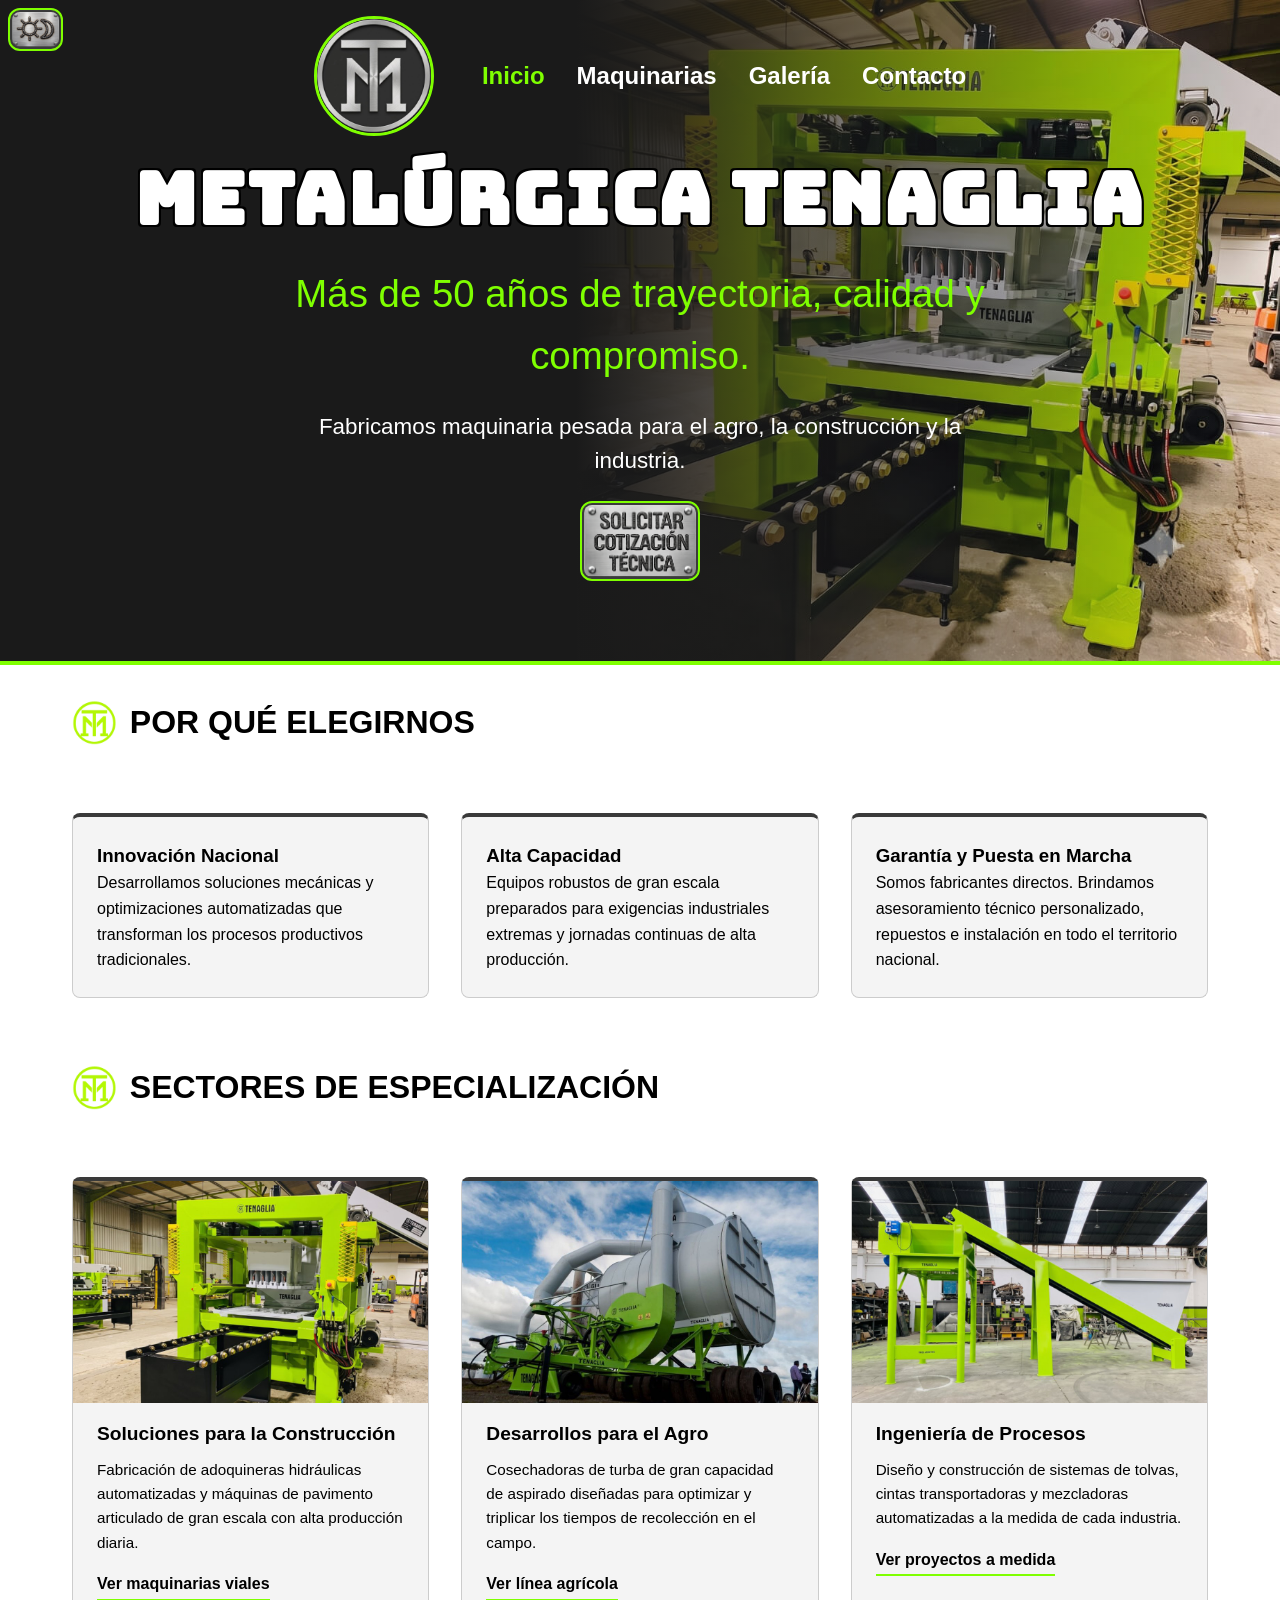
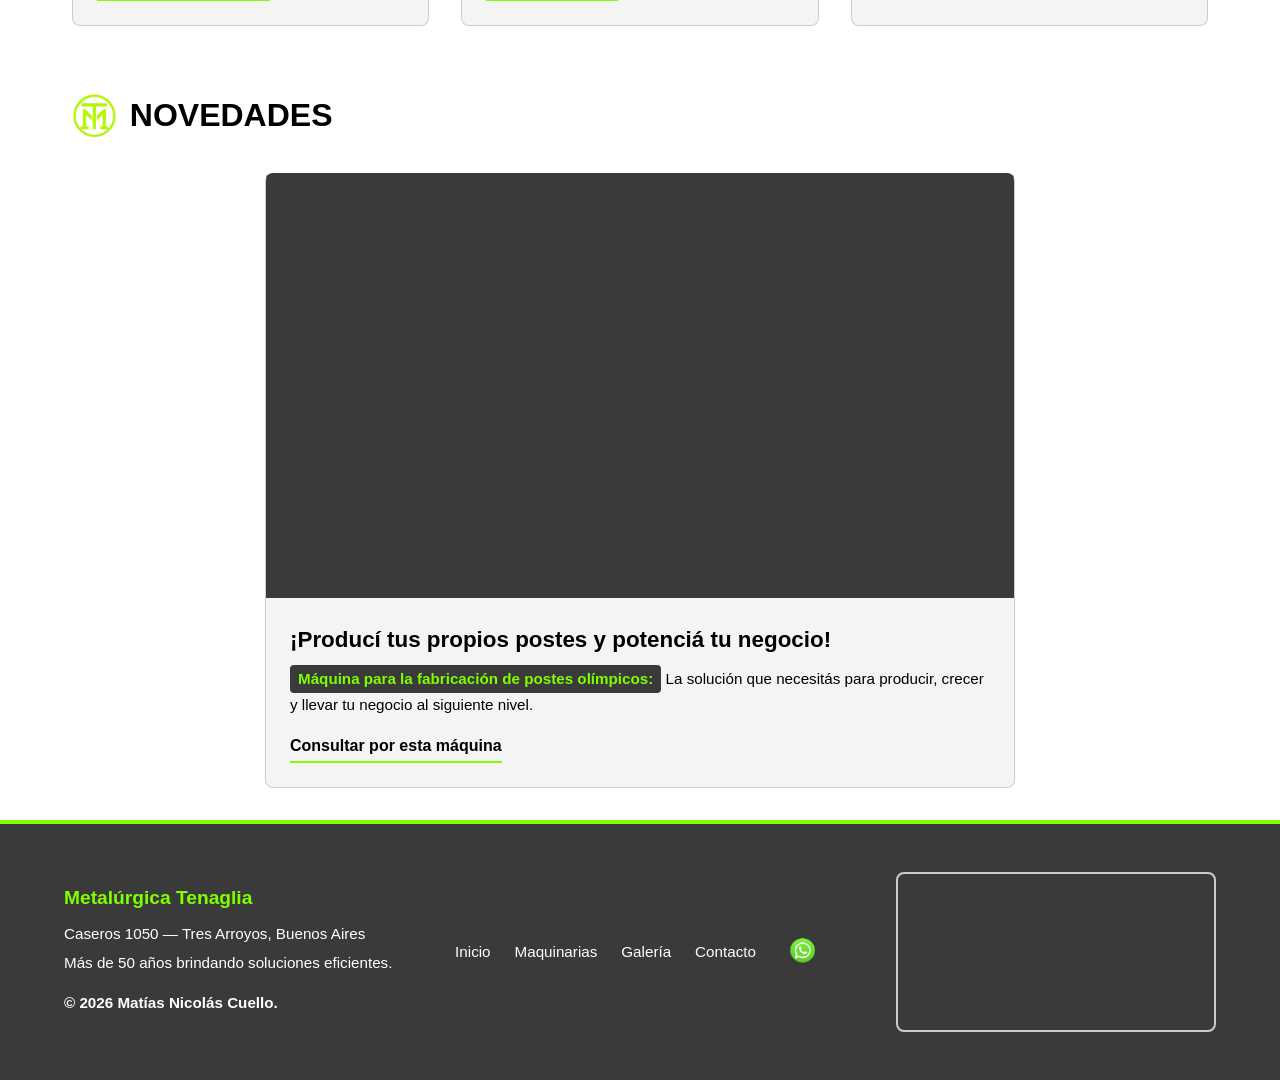
<file: index.html>
<!DOCTYPE html>
<html lang="es">
<head>

    <!-- Codificación que permite utilizar caracteres especiales -->
    <meta charset="utf-8">

    <!-- Configuración de visualización adaptable para dispositivos móviles -->
    <meta name="viewport" content="width=device-width, initial-scale=1.0">

    <!-- Título que aparece en la pestaña del navegador -->
    <title>Metalúrgica Tenaglia | Maquinaria Industrial y Pesada</title>

    <!-- Resumen del contenido que los buscadores mostrarán en sus resultados -->
    <meta name="description" content="Más de 50 años fabricando maquinarias eficientes para la construcción, el agro y la industria en Argentina. Fabricantes directos de adoquineras automáticas y cosechadoras.">

    <!-- Palabras clave relacionadas con la temática del sitio -->
    <meta name="keywords" content="Metalúrgica Tenaglia, Maquinaria Industrial, Adoquineras Hidráulicas, Bloqueras, Cosechadoras de Turba, Maquinaria Pesada, Automatización Industrial, Agro, Construcción, Tres Arroyos, Argentina">

    <!-- Autor del documento -->
    <meta name="author" content="Matías Cuello">

    <!-- Indica a los rastreadores si deben indexar la página y seguir los enlaces -->
    <meta name="robots" content="index, follow">

    <!-- Importamos estilos de letra --> 
    <link rel="preconnect" href="https://fonts.googleapis.com">
    <link rel="preconnect" href="https://fonts.gstatic.com" crossorigin>
    <link href="https://fonts.googleapis.com/css2?family=Bungee&display=swap" rel="stylesheet">

    <!-- Vinculación de la hoja de estilos externa -->
    <link rel="stylesheet" href="css/estilos5.css">

    <!-- Logo en Google -->
    <link rel="icon" type="image/png" href="img/LogoVerdeFluor.png">

    <!-- Previsualizaciones en buscadores y redes sociales (WhatsApp, Facebook, LinkedIn) -->
    <meta property="og:title" content="Metalúrgica Tenaglia | Maquinaria Industrial y Pesada">
    <meta property="og:description" content="Más de 50 años fabricando maquinarias eficientes para la construcción, el agro y la industria en Argentina.">
    <meta property="og:image" content="https://metalurgicatenaglia.ar/img/LogoGrandeMTF.jpg">
    <meta property="og:url" content="https://metalurgicatenaglia.ar/">
    <meta property="og:type" content="website">

    <!-- Vinculación del archivo JavaScript encargado de la interacción del sitio -->
    <script src="js/script.js" defer></script>

</head>

<body class="layout-macro" id="inicio">

    <!-- Cabecera principal del sitio -->
    <header class="cabecera" id="cabecera-principal">

        <!-- Logotipo que permite regresar al inicio del sitio -->
        <a href="index.html#inicio" class="marca">
            <img src="img/LogoGrandeMTF.jpg" alt="Logo Metalúrgica Tenaglia" class="logo-img">
        </a>

        <!-- Menú principal de navegación -->
        <nav class="navegacion-principal" aria-label="Navegación principal">
            <ul>
                <li><a href="index.html#inicio" class="activo">Inicio</a></li>
                <li><a href="maquinarias.html">Maquinarias</a></li>
                <li><a href="galeria.html">Galería</a></li>
                <li><a href="contacto.html">Contacto</a></li>
            </ul>
        </nav>

        <!-- Botón destinado al cambio entre modo claro y oscuro -->
        <button class="boton-tema" onclick="cambiarTema()" title="Cambiar Día/Noche">
            <img src="img/boton1Os.png" alt="Modo Día/Noche">
        </button>

    </header>

    <!-- Banner principal de presentación de la empresa -->
    <section class="banner-hero" id="banner-principal">

        <!-- Nombre comercial de la empresa -->
        <h1 class="titulo-principal">METALÚRGICA TENAGLIA</h1>

        <!-- Mensaje destacado que resume la trayectoria de la empresa -->
        <h2 class="subtitulo-hero">Más de 50 años de trayectoria, calidad y compromiso.</h2>

        <!-- Descripción principal de la actividad de la empresa -->
        <p>Fabricamos maquinaria pesada para el agro, la construcción y la industria.</p>

        <!-- Botón que dispara la ventana modal -->
        <button id="btn-abrir-presupuesto" class="boton-metalico" aria-label="Solicitar Cotización Técnica">
            <img src="img/BSolOs.png" alt="Botón Solicitar Cotización">
        </button>

    </section>

    <!-- Contenido principal de la página -->
    <main class="contenido-home">

        <!-- Sección que presenta los principales pilares de la empresa -->
        <section class="propuesta-valor" aria-labelledby="titulo-propuesta">
            <header class="encabezado-grilla">
                <figure class="viñeta-logo">
                    <img src="img/LogoVerdeFluor.png" alt="Símbolo Tenaglia">
                </figure>
                <h2 class="titulo-seccion" id="titulo-propuesta">Por qué elegirnos</h2>
            </header>

            <article class="pilar-card" id="pilar-1">
                <h3>Innovación Nacional</h3>
                <p>Desarrollamos soluciones mecánicas y optimizaciones automatizadas que transforman los procesos productivos tradicionales.</p>
            </article>

            <article class="pilar-card" id="pilar-2">
                <h3>Alta Capacidad</h3>
                <p>Equipos robustos de gran escala preparados para exigencias industriales extremas y jornadas continuas de alta producción.</p>
            </article>

            <article class="pilar-card" id="pilar-3">
                <h3>Garantía y Puesta en Marcha</h3>
                <p>Somos fabricantes directos. Brindamos asesoramiento técnico personalizado, repuestos e instalación en todo el territorio nacional.</p>
            </article>
        </section>
        
        <!-- Sección que agrupa las principales áreas de especialización de la empresa -->
        <section class="sectores-industriales" aria-labelledby="titulo-sectores">
            <header class="encabezado-grilla">
                <figure class="viñeta-logo">
                    <img src="img/LogoVerdeFluor.png" alt="Símbolo Tenaglia">
                </figure>
                <h2 class="titulo-seccion" id="titulo-sectores">Sectores de Especialización</h2>
            </header>

            <article class="tarjeta-sector" id="sector-1">
                <figure>
                    <img src="img/Bloquera.jpg" alt="Línea de producción de bloqueras hidráulicas automatizadas Tenaglia" class="imagen-adaptable">
                </figure>
                <h3>Soluciones para la Construcción</h3>
                <p>Fabricación de adoquineras hidráulicas automatizadas y máquinas de pavimento articulado de gran escala con alta producción diaria.</p>
                <a href="maquinarias.html#construccion" class="enlace-tarjeta">Ver maquinarias viales</a>
            </article>

            <article class="tarjeta-sector" id="sector-2">
                <figure>
                    <img src="img/Cosechadora.jpg" alt="Cosechadora de turba autopropulsada de gran capacidad" class="imagen-adaptable">
                </figure>
                <h3>Desarrollos para el Agro</h3>
                <p>Cosechadoras de turba de gran capacidad de aspirado diseñadas para optimizar y triplicar los tiempos de recolección en el campo.</p>
                <a href="maquinarias.html#agro" class="enlace-tarjeta">Ver línea agrícola</a>
            </article>

            <article class="tarjeta-sector" id="sector-3">
                <figure>
                    <img src="img/Automatización.jpg" alt="Desgarradora de bolsas para planta de reciclado" class="imagen-adaptable">
                </figure>
                <h3>Ingeniería de Procesos</h3>
                <p>Diseño y construcción de sistemas de tolvas, cintas transportadoras y mezcladoras automatizadas a la medida de cada industria.</p>
                <a href="maquinarias.html#procesos" class="enlace-tarjeta">Ver proyectos a medida</a>
            </article>
        </section>

        <!-- Novedades / Video -->
        <section class="seccion-novedades" aria-labelledby="titulo-novedades">
            <header class="encabezado-grilla">
                <figure class="viñeta-logo">
                    <img src="img/LogoVerdeFluor.png" alt="Símbolo Tenaglia">
                </figure>
                <h2 class="titulo-seccion" id="titulo-novedades">Novedades</h2>
            </header>

            <article class="tarjeta-sector tarjeta-novedad">
                <figure class="contenedor-video">
                    <iframe 
                        src="https://www.youtube.com/embed/gDF_fdhZkAQ" 
                        title="Máquina para la fabricación de postes olímpicos" 
                        allow="accelerometer; autoplay; clipboard-write; encrypted-media; gyroscope; picture-in-picture" 
                        allowfullscreen>
                    </iframe>
                </figure>
                <h3>¡Producí tus propios postes y potenciá tu negocio!</h3>
                <p><span class="etiqueta-maquina">Máquina para la fabricación de postes olímpicos:</span> La solución que necesitás para producir, crecer y llevar tu negocio al siguiente nivel.</p>
                <a href="https://wa.me/5492983415875?text=Hola,%20quisiera%20consultar%20por%20la%20máquina%20de%20postes%20olímpicos." target="_blank" rel="noopener noreferrer" class="enlace-tarjeta">Consultar por esta máquina</a>
            </article>
        </section>

    </main>

    <!-- Pie de página del sitio (Con mapa integrado y sin etiquetas W3C) -->
    <footer class="pie-pagina" id="pie-principal">

        <!-- Columna 1: Información institucional -->
        <section class="info-empresa">
            <h3>Metalúrgica Tenaglia</h3>
            <p>Caseros 1050 — Tres Arroyos, Buenos Aires</p>
            <p>Más de 50 años brindando soluciones eficientes.</p>
            <p class="firma-autor">&copy; 2026 Matías Nicolás Cuello.</p>
        </section>

        <!-- Columna 2: Navegación -->
        <nav class="navegacion-secundaria" aria-label="Navegación del pie de página">
            <ul>
                <li><a href="index.html#inicio">Inicio</a></li>
                <li><a href="maquinarias.html">Maquinarias</a></li>
                <li><a href="galeria.html">Galería</a></li>
                <li><a href="contacto.html">Contacto</a></li>
                <li>
                    <a href="https://wa.me/5492983415875" class="icono-wa-menu" target="_blank" rel="noopener noreferrer" title="Consultar por WhatsApp">
                        <img src="img/wsp-logo2.png" alt="WhatsApp">
                    </a>
                </li>
            </ul>
        </nav>

        <!-- Columna 3: Mapa -->
        <section class="mapa-footer" aria-label="Ubicación en el mapa">
            <iframe 
                src="https://maps.google.com/maps?q=-38.376783, -60.295919&t=&z=17&ie=UTF8&iwloc=&output=embed" 
                style="border:0;" 
                allowfullscreen="" 
                referrerpolicy="no-referrer-when-downgrade" 
                title="Ubicación de Metalúrgica Tenaglia">
            </iframe>
        </section>

    </footer>
    
    <!-- Ventana Emergente (Modal) de Opciones de Contacto -->
    <div id="modal-presupuesto" class="modal-pantalla">
        <div class="modal-tarjeta">
            <button id="btn-cerrar-presupuesto" class="modal-cerrar" aria-label="Cerrar ventana">&times;</button>
            
            <h3 class="modal-titulo">¿Cómo preferís comunicarte?</h3>
            <p class="modal-descripcion">Elegí la opción que mejor se adapte a tu necesidad:</p>
            
            <div class="modal-opciones">
                <!-- Opción 1: Contacto Rápido (Lleva al chat directo) -->
                <a href="https://wa.me/5492983415875?text=¡Hola!%20Me%20comunico%20para%20hacer%20una%20consulta." 
                   class="opcion-enlace whatsapp" 
                   target="_blank" 
                   rel="noopener noreferrer">
                    <span>Contacto Rápido (Chat Directo)</span>
                </a>
                
                <!-- Opción 2: Formulario Detallado -->
                <a href="contacto.html" class="opcion-enlace wsp">
                    <span>Cotización Detallada (Formulario)</span>
                </a>
            </div>
        </div>
    </div>

    <script src="js/modal.js"></script>

</body>
</html>
</file>
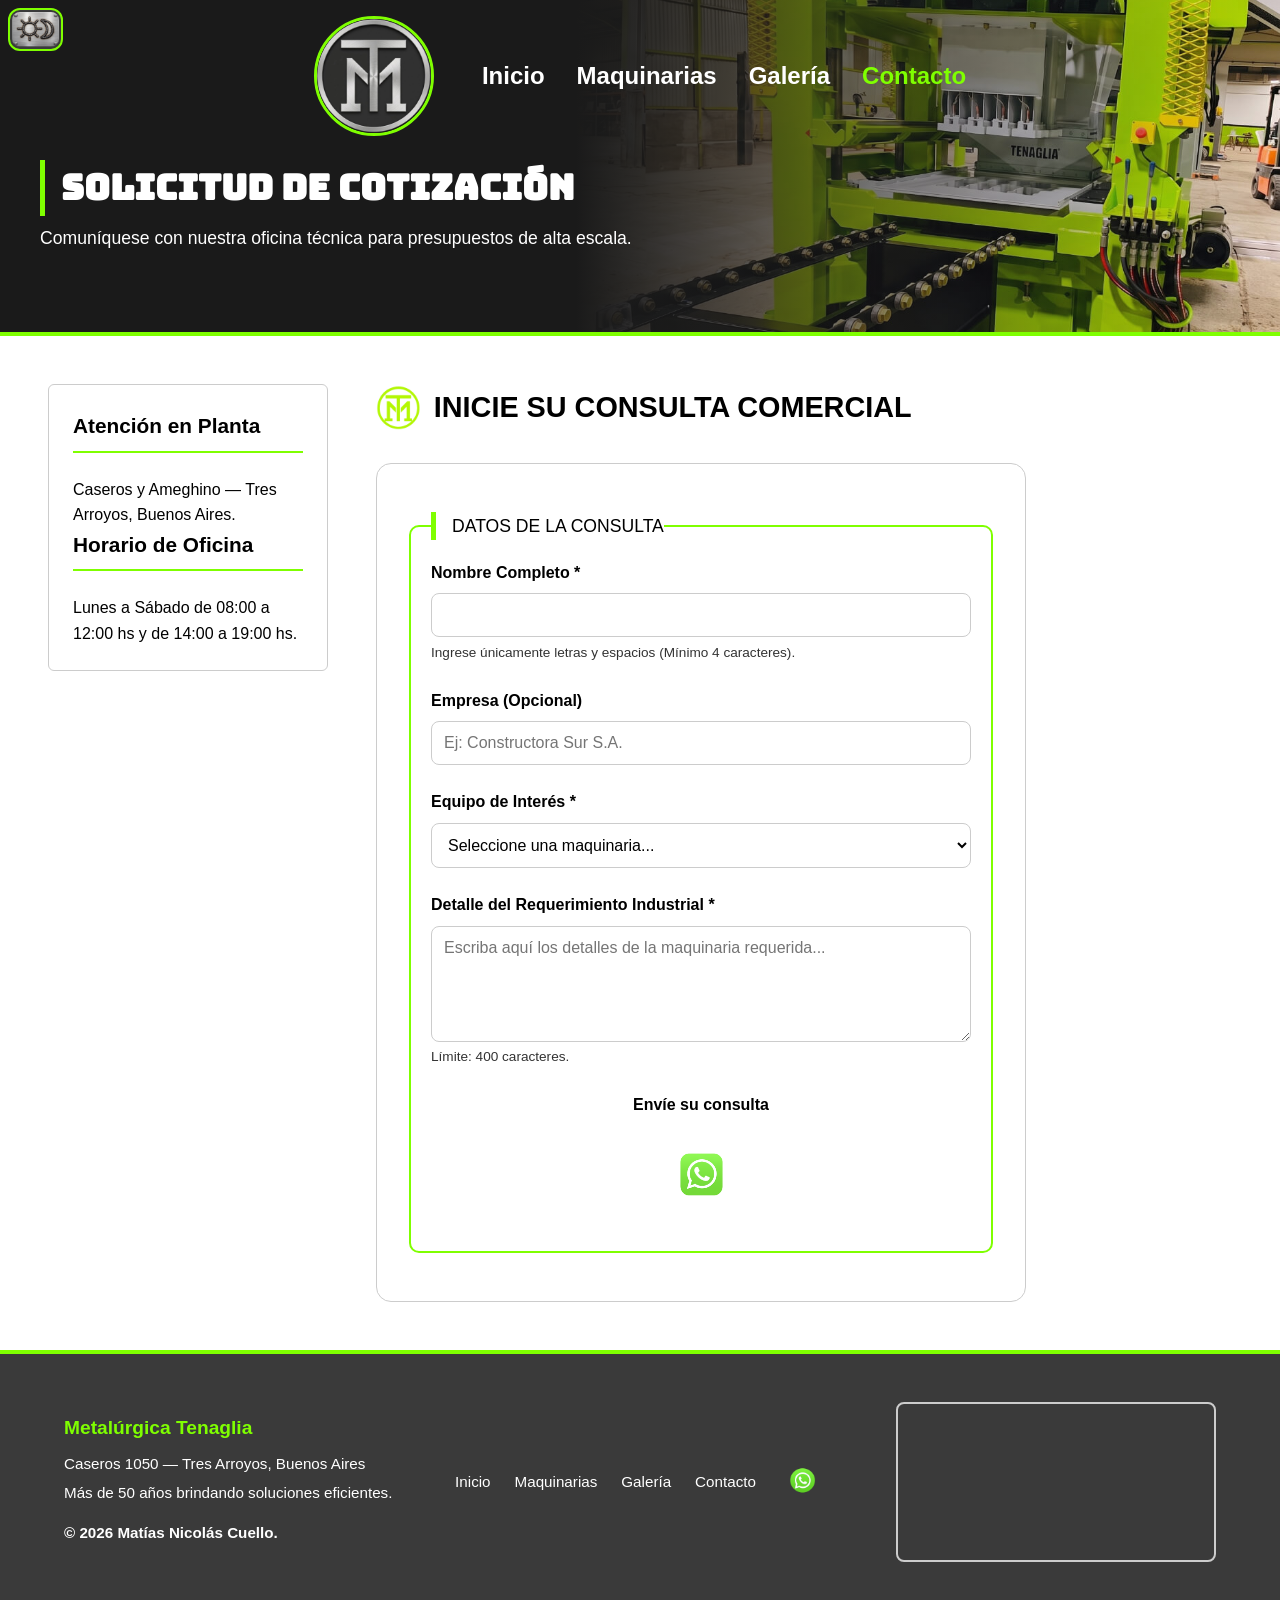
<file: contacto.html>
<!DOCTYPE html>
<html lang="es">
<head>

    <!-- Codificación de caracteres que permite utilizar caracteres especiales -->
    <meta charset="utf-8">

    <!-- Configuración de visualización adaptable para dispositivos móviles -->
    <meta name="viewport" content="width=device-width, initial-scale=1.0">

    <!-- Título que aparece en la pestaña del navegador -->
    <title>Contacto Técnico | Metalúrgica Tenaglia</title>

    <!-- Resumen del contenido que los buscadores mostrarán en sus resultados -->
    <meta name="description" content="Solicite su cotización técnica para bloqueras hidráulicas y maquinaria pesada a medida. Formulario accesible de atención directa.">

    <!-- Palabras clave relacionadas con la temática del sitio -->
    <meta name="keywords" content="Metalúrgica Tenaglia, Maquinaria Industrial, Adoquineras Hidráulicas, Bloqueras, Cosechadoras de Turba, Maquinaria Pesada, Automatización Industrial, Agro, Construcción, Tres Arroyos, Argentina">

    <!-- Autor del documento -->
    <meta name="author" content="Matías Cuello">

    <!-- Indica a los rastreadores si deben indexar la página y seguir los enlaces -->
    <meta name="robots" content="index, follow">

    <!-- Importamos estilos de letra --> 
    <link rel="preconnect" href="https://fonts.googleapis.com">
    <link rel="preconnect" href="https://fonts.gstatic.com" crossorigin>
    <link href="https://fonts.googleapis.com/css2?family=Bungee&display=swap" rel="stylesheet">

    <!-- Vinculación de la hoja de estilos externa -->
    <link rel="stylesheet" href="css/estilos5.css">
    
    <!-- Logo en Google -->
    <link rel="icon" type="image/png" href="img/LogoVerdeFluor.png">

    <!-- Previsualizaciones en buscadores y redes sociales (WhatsApp, Facebook, LinkedIn) -->
    <meta property="og:title" content="Contacto Técnico | Metalúrgica Tenaglia">
    <meta property="og:description" content="Solicite su cotización técnica para bloqueras hidráulicas y maquinaria pesada a medida.">
    <meta property="og:image" content="https://metalurgicatenaglia.ar/img/LogoGrandeMTF.jpg">
    <meta property="og:url" content="https://metalurgicatenaglia.ar/contacto.html">
    <meta property="og:type" content="website">

    <!-- Vinculación del archivo JavaScript encargado de la interacción del sitio -->
    <script src="js/script.js" defer></script>

</head>

<body id="inicio">

    <!-- Cabecera principal del sitio -->
    <header class="cabecera" id="cabecera-principal">

        <!-- Logotipo que permite regresar al inicio del sitio -->
        <a href="index.html#inicio" class="marca">
            <img src="img/LogoGrandeMTF.jpg" alt="Logo de Metalúrgica Tenaglia" class="logo-img">
        </a>

        <!-- Menú principal de navegación -->
        <nav class="navegacion-principal" aria-label="Navegación principal">

            <!-- Lista de accesos a las principales secciones del sitio -->
            <ul>
                <li><a href="index.html#inicio">Inicio</a></li>
                <li><a href="maquinarias.html">Maquinarias</a></li>
                <li><a href="galeria.html">Galería</a></li>
                <li><a href="contacto.html" class="activo">Contacto</a></li>
            </ul>

        </nav>

        <!-- Botón destinado al cambio entre modo claro y oscuro -->
        <button class="boton-tema" onclick="cambiarTema()" title="Cambiar Día/Noche">
            <img src="img/boton1Os.png" alt="Modo Día/Noche">
        </button>

    </header>

    <!-- Banner principal correspondiente a la página de contacto -->
    <section class="banner-hero" id="banner-principal" aria-labelledby="tit-contacto">

        <!-- Título principal de la página -->
        <h1 class="titulo-principal"  id="tit-contacto">SOLICITUD DE COTIZACIÓN</h1>

        <!-- Descripción introductoria de la sección -->
        <p>Comuníquese con nuestra oficina técnica para presupuestos de alta escala.</p>

    </section>

    <!-- Barra lateral con información institucional -->
    <aside class="lateral-info">

        <!-- Información correspondiente a la ubicación de la empresa -->
        <h2>Atención en Planta</h2>

        <!-- Dirección de la empresa -->
        <p>Caseros y Ameghino — Tres Arroyos, Buenos Aires.</p>

        <!-- Información correspondiente al horario de atención -->
        <h2>Horario de Oficina</h2>

        <!-- Horario de atención al público -->
        <p>Lunes a Sábado de 08:00 a 12:00 hs y de 14:00 a 19:00 hs.</p>

    </aside>

    <!-- Contenedor principal que organiza la barra lateral y el formulario de contacto -->
    <main class="contenido-principal">
   
        

        <!-- Encabezado de la sección con el isotipo institucional y el título -->
        <header class="encabezado-grilla">

            <!-- Isotipo institucional de la empresa -->
            <figure class="viñeta-logo">
                <img src="img/LogoVerdeFluor.png" alt="Símbolo Tenaglia">
            </figure>

            <!-- Título principal del formulario -->
            <h2 class="titulo-formulario">Inicie su Consulta Comercial</h2>

        </header>

        <!-- Formulario destinado al envío de consultas técnicas vía WhatsApp -->
        <form id="formulario-whatsapp" class="formulario-industrial">

            <!-- Agrupación de los datos solicitados al usuario -->
            <fieldset>

                <!-- Título del grupo de campos -->
                <legend>Datos de la Consulta</legend>

                <!-- Campo destinado al ingreso del nombre completo -->
                <div class="campo-formulario">
                    <label for="wa-nombre">Nombre Completo *</label>
                    <input type="text" id="wa-nombre" name="nombre" required minlength="4" pattern="[A-Za-zÁÉÍÓÚáéíóúñÑ\s]+" aria-describedby="ayuda-nombre">
                    <span id="ayuda-nombre" class="ayuda-texto">Ingrese únicamente letras y espacios (Mínimo 4 caracteres).</span>
                </div>

                <!-- Campo destinado al ingreso de la empresa -->
                <div class="campo-formulario">
                    <label for="wa-empresa">Empresa (Opcional)</label>
                    <input type="text" id="wa-empresa" name="empresa" placeholder="Ej: Constructora Sur S.A.">
                </div>

                <!-- Campo destinado a la selección del equipo -->
                <div class="campo-formulario">
                    <label for="wa-interes">Equipo de Interés *</label>
                    <select id="wa-interes" name="interes" required>
                        <option value="" disabled selected>Seleccione una maquinaria...</option>
                        <option value="Adoquinera / Bloquera Hidráulica">Adoquinera / Bloquera Hidráulica</option>
                        <option value="Cosechadora de Turba">Cosechadora de Turba</option>
                        <option value="Sistemas de Tolvas y Cintas">Sistemas de Tolvas y Cintas</option>
                        <option value="Mezcladoras Automatizadas">Mezcladoras Automatizadas</option>
                        <option value="Moldeadora de Postes Olimpicos">Moldeadora de Postes Olimpicos</option>
                        <option value="Proyecto a Medida / Ingeniería">Proyecto a Medida / Ingeniería</option>
                        <option value="Otros">Otros</option>
                    </select>
                </div>

                <!-- Campo destinado al detalle del requerimiento industrial -->
                <div class="campo-formulario">
                    <label for="wa-mensaje">Detalle del Requerimiento Industrial *</label>
                    <textarea id="wa-mensaje" name="mensaje" rows="5" maxlength="400" required placeholder="Escriba aquí los detalles de la maquinaria requerida..."></textarea>
                    <span class="ayuda-texto">Límite: 400 caracteres.</span>
                </div>

                <!-- Campo correspondiente al envío del formulario -->
                <div class="campo-formulario campo-centrado">
                    <label>Envíe su consulta</label>
                    
                    <!-- Botón de imagen personalizado para WhatsApp -->
                    <button type="submit" class="boton-img-wa" aria-label="Enviar solicitud por WhatsApp" title="Enviar su consulta">
                        <img src="img/wsp-logo.png" alt="Botón enviar WhatsApp">
                    </button>
                </div>

            </fieldset>

        </form>

        

    </main>

    <!-- Pie de página del sitio -->
    <footer class="pie-pagina" id="pie-principal">

        <!-- Columna 1: Información institucional -->
        <section class="info-empresa">
            <h3>Metalúrgica Tenaglia</h3>
            <p>Caseros 1050 — Tres Arroyos, Buenos Aires</p>
            <p>Más de 50 años brindando soluciones eficientes.</p>
            <p class="firma-autor">&copy; 2026 Matías Nicolás Cuello.</p>
        </section>

        <!-- Columna 2: Navegación -->
        <nav class="navegacion-secundaria" aria-label="Navegación del pie de página">
            <ul>
                <li><a href="index.html#inicio">Inicio</a></li>
                <li><a href="maquinarias.html">Maquinarias</a></li>
                <li><a href="galeria.html">Galería</a></li>
                <li><a href="contacto.html">Contacto</a></li>
                <li>
                    <a href="https://wa.me/5492983415875" class="icono-wa-menu" target="_blank" rel="noopener noreferrer" title="Consultar por WhatsApp">
                        <img src="img/wsp-logo2.png" alt="WhatsApp">
                    </a>
                </li>
            </ul>
        </nav>

        <!-- Columna 3: Mapa -->
        <section class="mapa-footer" aria-label="Ubicación en el mapa">
            <iframe 
                src="https://maps.google.com/maps?q=-38.376783, -60.295919&t=&z=17&ie=UTF8&iwloc=&output=embed" 
                style="border:0;" 
                allowfullscreen="" 
                referrerpolicy="no-referrer-when-downgrade" 
                title="Ubicación de Metalúrgica Tenaglia">
            </iframe>
        </section>

    </footer>

</body>
</html>
</file>
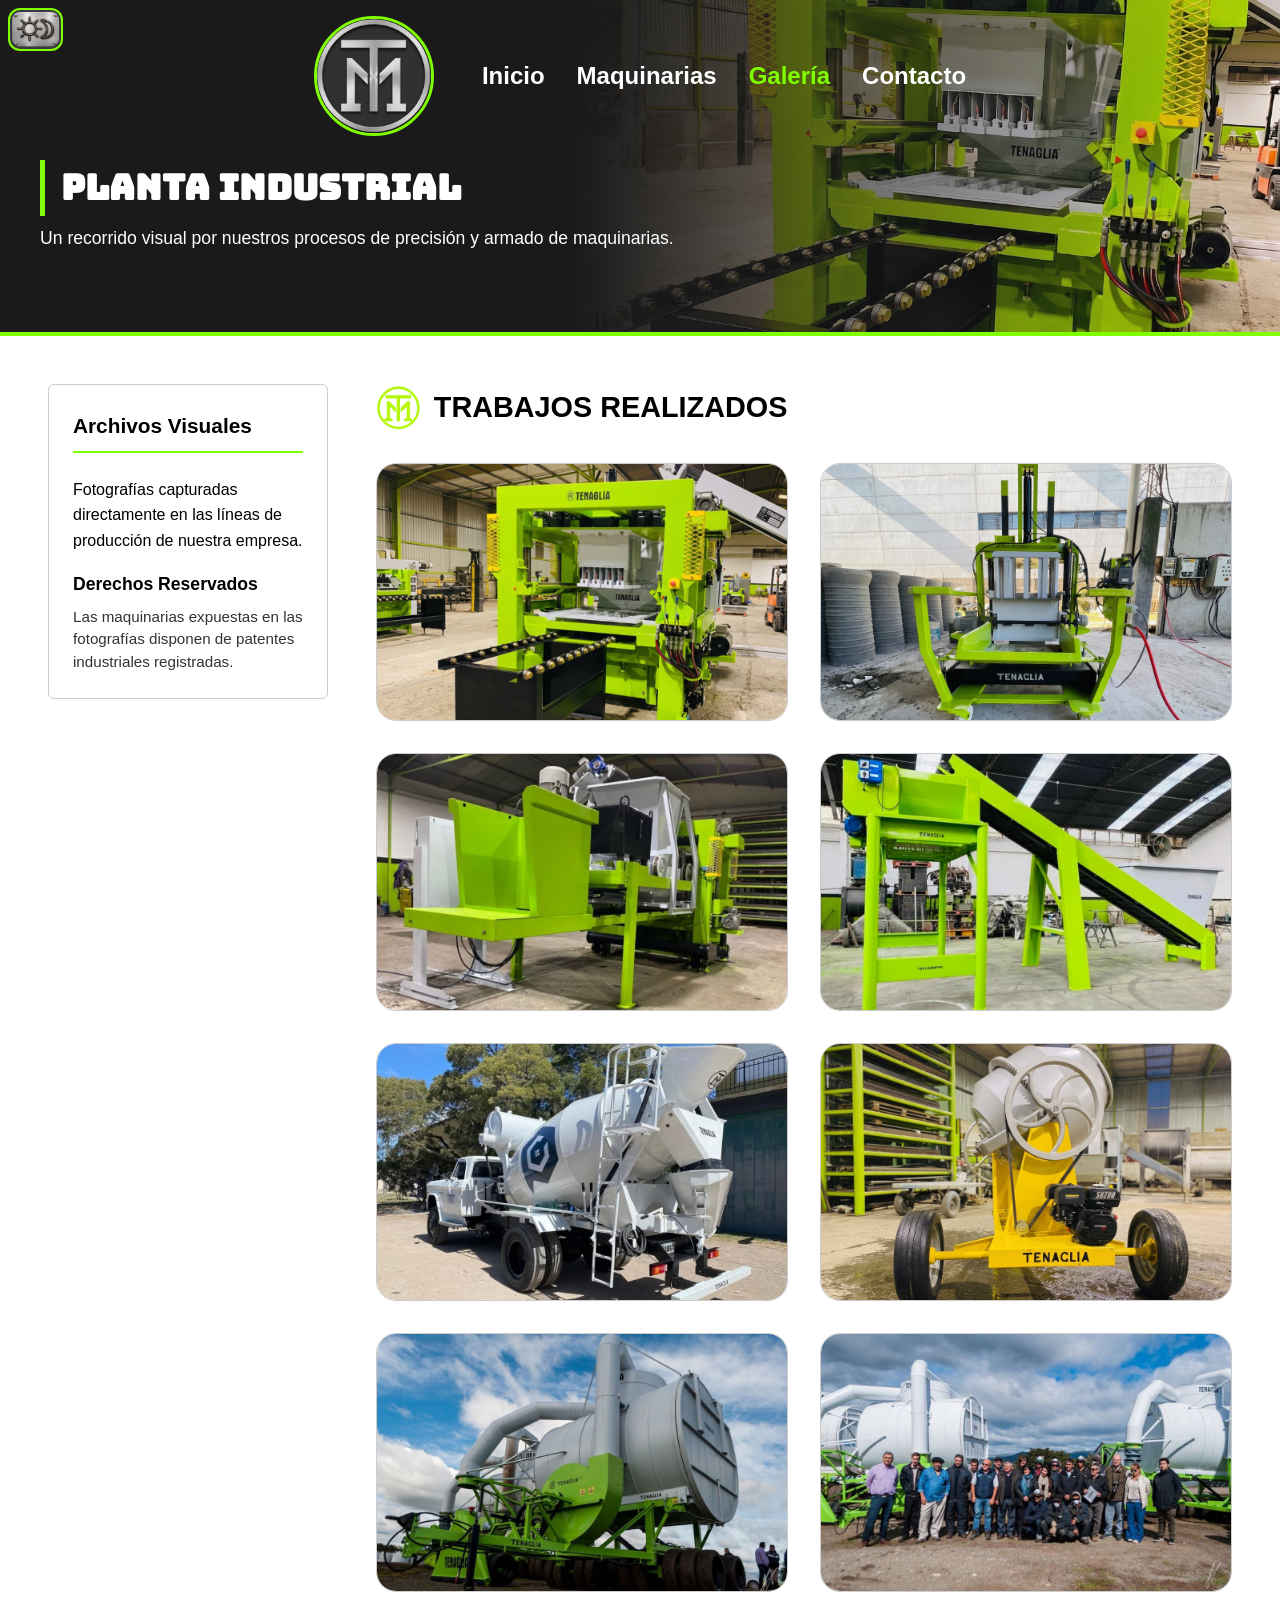
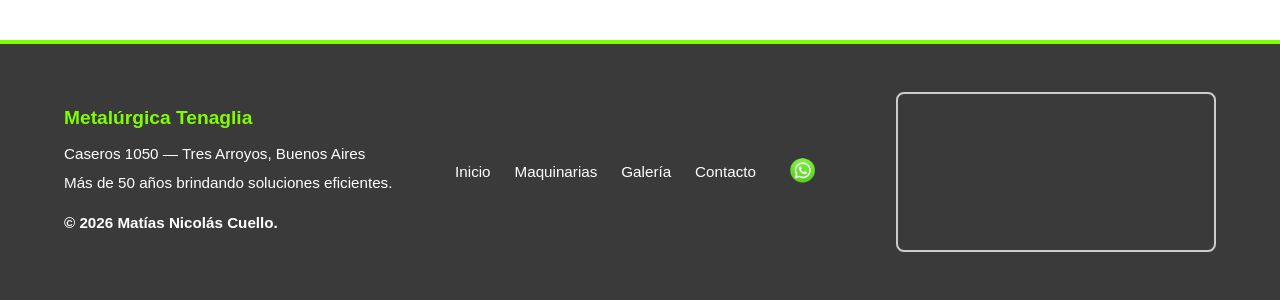
<file: galeria.html>
<!DOCTYPE html>
<html lang="es">
<head>

    <!-- Codificación de caracteres que permite utilizar caracteres especiales -->
    <meta charset="utf-8">

    <!-- Configuración de visualización adaptable para dispositivos móviles -->
    <meta name="viewport" content="width=device-width, initial-scale=1.0">

    <!-- Título que aparece en la pestaña del navegador -->
    <title>Galería | Metalúrgica Tenaglia</title>

    <!-- Resumen del contenido que los buscadores mostrarán en sus resultados -->
    <meta name="description" content="Galería fotográfica de las instalaciones, líneas de ensamblaje y maquinaria industrial pesada de Metalúrgica Tenaglia.">

    <!-- Palabras clave relacionadas con la temática del sitio -->
    <meta name="keywords" content="Metalúrgica Tenaglia, Maquinaria Industrial, Adoquineras Hidráulicas, Bloqueras, Cosechadoras de Turba, Maquinaria Pesada, Automatización Industrial, Agro, Construcción, Tres Arroyos, Argentina">

    <!-- Autor del documento -->
    <meta name="author" content="Matías Cuello">

    <!-- Indica a los rastreadores si deben indexar la página y seguir los enlaces -->
    <meta name="robots" content="index, follow">

    <!-- Importamos estilos de letra --> 
    <link rel="preconnect" href="https://fonts.googleapis.com">
    <link rel="preconnect" href="https://fonts.gstatic.com" crossorigin>
    <link href="https://fonts.googleapis.com/css2?family=Bungee&display=swap" rel="stylesheet">

    <!-- Vinculación de la hoja de estilos externa -->
    <link rel="stylesheet" href="css/estilos5.css">

    <!-- Logo en Google -->
    <link rel="icon" type="image/png" href="img/LogoVerdeFluor.png">

    <!-- Previsualizaciones en buscadores y redes sociales (WhatsApp, Facebook, LinkedIn) -->
    <meta property="og:title" content="Galería | Metalúrgica Tenaglia">
    <meta property="og:description" content="Galería fotográfica de las instalaciones y maquinaria industrial pesada de Metalúrgica Tenaglia.">
    <meta property="og:image" content="https://metalurgicatenaglia.ar/img/LogoGrandeMTF.jpg">
    <meta property="og:url" content="https://metalurgicatenaglia.ar/galeria.html">
    <meta property="og:type" content="website">

    <!-- Vinculación del archivo JavaScript encargado de la interacción del sitio -->
    <script src="js/script.js" defer></script>

</head>

<body id="inicio">

    <!-- Cabecera principal del sitio -->
    <header class="cabecera" id="cabecera-principal">

        <!-- Logotipo que permite regresar al inicio del sitio -->
        <a href="index.html#inicio" class="marca">
            <img src="img/LogoGrandeMTF.jpg" alt="Logo Metalúrgica Tenaglia" class="logo-img">
        </a>

        <!-- Menú principal de navegación -->
        <nav class="navegacion-principal" aria-label="Navegación principal">

            <!-- Lista de accesos a las principales secciones del sitio -->
            <ul>
                <li><a href="index.html#inicio">Inicio</a></li>
                <li><a href="maquinarias.html">Maquinarias</a></li>
                <li><a href="galeria.html" class="activo">Galería</a></li>
                <li><a href="contacto.html">Contacto</a></li>
            </ul>

        </nav>

        <!-- Botón destinado al cambio entre modo claro y oscuro -->
        <button class="boton-tema" onclick="cambiarTema()" title="Cambiar Día/Noche">
            <img src="img/boton1Os.png" alt="Modo Día/Noche">
        </button>

    </header>

    <!-- Banner principal correspondiente a la página de galería -->
    <section class="banner-hero" id="banner-principal" aria-labelledby="tit-galeria">

        <!-- Título principal de la página -->
        <h1 class="titulo-principal" id="tit-galeria">PLANTA INDUSTRIAL</h1>

        <!-- Descripción introductoria de la sección -->
        <p>Un recorrido visual por nuestros procesos de precisión y armado de maquinarias.</p>

    </section>

    <!-- Barra lateral con información complementaria -->
    <aside class="lateral-info">

        <!-- Título de la sección informativa -->
        <h2>Archivos Visuales</h2>

        <!-- Descripción del contenido fotográfico -->
        <p>Fotografías capturadas directamente en las líneas de producción de nuestra empresa.</p>

        <!-- Información adicional sobre las imágenes publicadas -->
        <section class="info-adicional">

            <!-- Título de la información complementaria -->
            <h3>Derechos Reservados</h3>

            <!-- Descripción de la protección legal del material exhibido -->
            <p>Las maquinarias expuestas en las fotografías disponen de patentes industriales registradas.</p>

        </section>

    </aside>

    <!-- Contenedor principal que organiza la barra lateral y la galería fotográfica -->
    <main class="contenido-principal">

        <!-- Encabezado de la sección con el isotipo institucional y el título -->
        <header class="encabezado-grilla">

            <!-- Isotipo institucional de la empresa -->
            <figure class="viñeta-logo">
                <img src="img/LogoVerdeFluor.png" alt="Símbolo Tenaglia">
            </figure>

            <!-- Título principal de la galería -->
            <h2 class="titulo-catalogo">Trabajos realizados</h2>

        </header>

        <!-- Galería que agrupa las fotografías institucionales -->
        <section class="grilla-galeria">

            <!-- Tarjeta correspondiente a la línea de adoquineras hidráulicas -->
            <figure class="card-galeria" id="sector-1">
                <img src="img/Bloquera.jpg" alt="Línea de montaje de adoquinera">
                <figcaption class="capa-informacion">
                    <h3>Adoquinera Hidráulica</h3>
                    <p>Fase final de ensamble de adoquinera hidráulica Serie 8.</p>
                </figcaption>
            </figure>

            <!-- Tarjeta correspondiente a la fabricación de cámaras de inspección -->
            <figure class="card-galeria">
                <img src="img/Bloquera2.jpg" alt="Cámaras de inspección">
                <figcaption class="capa-informacion">
                    <h3>Cámaras de inspección</h3>
                    <p>Máquina para hacer cámaras de inspección.</p>
                </figcaption>
            </figure>

            <!-- Tarjeta correspondiente a otra línea de adoquineras hidráulicas -->
            <figure class="card-galeria" id="sector-4">
                <img src="img/Robustas.jpg" alt="Adoquineras hidráulicas">
                <figcaption class="capa-informacion">
                    <h3>Adoquinera Hidráulica</h3>
                    <p>Adoquinera hidráulica finalizada y lista para entregar</p>
                </figcaption>
            </figure>

            <!-- Tarjeta correspondiente al área de ingeniería de procesos -->
            <figure class="card-galeria" id="sector-3">
                <img src="img/Robustas2.jpg" alt="Desgarradora de bolsas">
                <figcaption class="capa-informacion">
                    <h3>Ingeniería de Procesos</h3>
                    <p>Desgarradora de bolsas para clasificación de residuos urbanos</p>
                </figcaption>
            </figure>

            <!-- Tarjeta correspondiente al hormigonero industrial -->
            <figure class="card-galeria">
                <img src="img/Galería0.jpg" alt="Hormigonero de 4 m3">
                <figcaption class="capa-informacion">
                    <h3>Estructuras Robustas</h3>
                    <p>Hormigonero de 4 metros cúbicos.</p>
                </figcaption>
            </figure>

            <!-- Tarjeta correspondiente a la mezcladora industrial -->
            <figure class="card-galeria">
                <img src="img/Galería.jpg" alt="Mescladora">
                <figcaption class="capa-informacion">
                    <h3>Mezcladora de tambor vasculante</h3>
                    <p>Mezcladora de tambor vasculante de 360 litros.</p>
                </figcaption>
            </figure>

            <!-- Tarjeta correspondiente a la línea agrícola -->
            <figure class="card-galeria" id="sector-2">
                <img src="img/Cosechadora.jpg" alt="Cosechadora de turba">
                <figcaption class="capa-informacion">
                    <h3>Línea Agrícola</h3>
                    <p>Cosechadora de turba por vacío</p>
                </figcaption>
            </figure>

            <!-- Tarjeta correspondiente a la presentación y entrega de maquinaria -->
            <figure class="card-galeria">
                <img src="img/Clientes.jpg" alt="Presentación a clientes">
                <figcaption class="capa-informacion">
                    <h3>Presentación y puesta en marcha</h3>
                    <p>Presentación y entrega de cosechadora de turba</p>
                </figcaption>
            </figure>

        </section>

        

    </main>

    <!-- Pie de página del sitio -->
    <footer class="pie-pagina" id="pie-principal">

        <!-- Columna 1: Información institucional -->
        <section class="info-empresa">
            <h3>Metalúrgica Tenaglia</h3>
            <p>Caseros 1050 — Tres Arroyos, Buenos Aires</p>
            <p>Más de 50 años brindando soluciones eficientes.</p>
            <p class="firma-autor">&copy; 2026 Matías Nicolás Cuello.</p>
        </section>

        <!-- Columna 2: Navegación -->
        <nav class="navegacion-secundaria" aria-label="Navegación del pie de página">
            <ul>
                <li><a href="index.html#inicio">Inicio</a></li>
                <li><a href="maquinarias.html">Maquinarias</a></li>
                <li><a href="galeria.html">Galería</a></li>
                <li><a href="contacto.html">Contacto</a></li>
                <li>
                    <a href="https://wa.me/5492983415875" class="icono-wa-menu" target="_blank" rel="noopener noreferrer" title="Consultar por WhatsApp">
                        <img src="img/wsp-logo2.png" alt="WhatsApp">
                    </a>
                </li>
            </ul>
        </nav>

        <!-- Columna 3: Mapa -->
        <section class="mapa-footer" aria-label="Ubicación en el mapa">
            <iframe 
                src="https://maps.google.com/maps?q=-38.376783, -60.295919&t=&z=17&ie=UTF8&iwloc=&output=embed" 
                style="border:0;" 
                allowfullscreen="" 
                referrerpolicy="no-referrer-when-downgrade" 
                title="Ubicación de Metalúrgica Tenaglia">
            </iframe>
        </section>

    </footer>

</body>
</html>
</file>
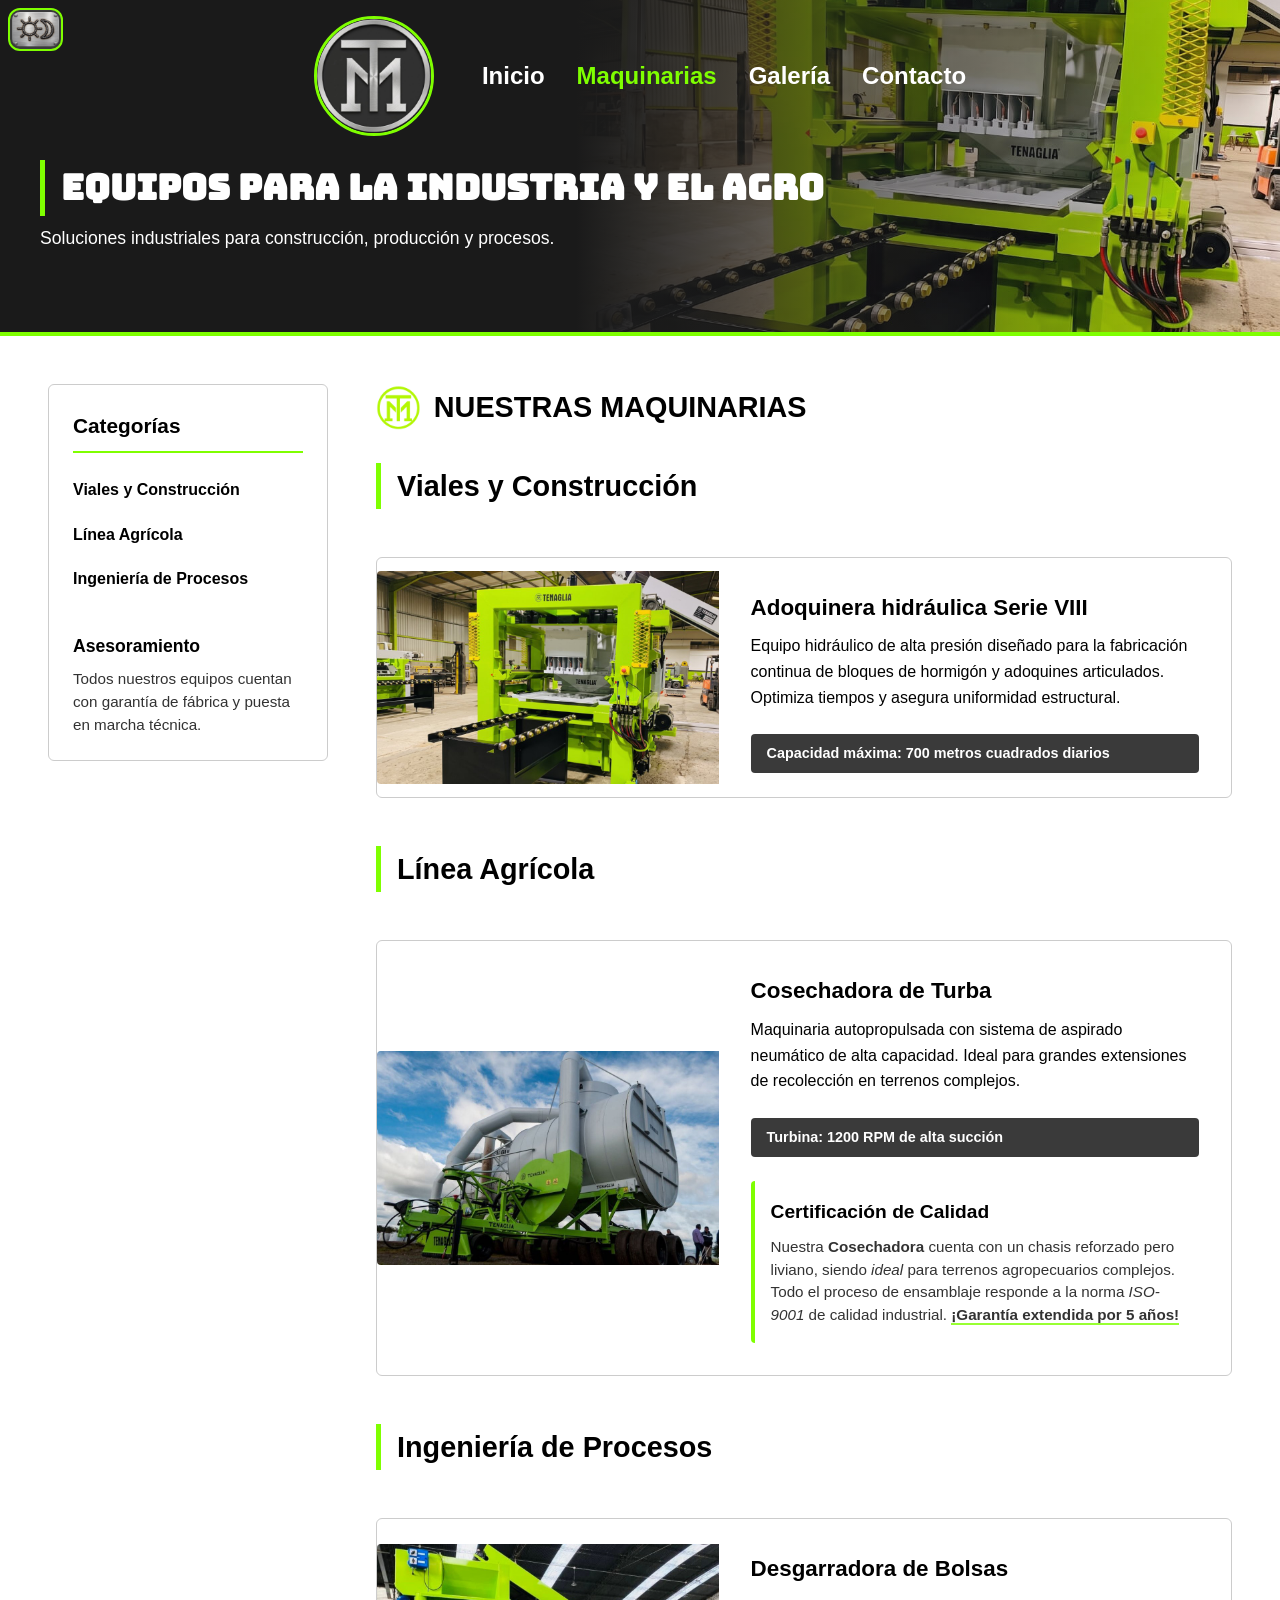
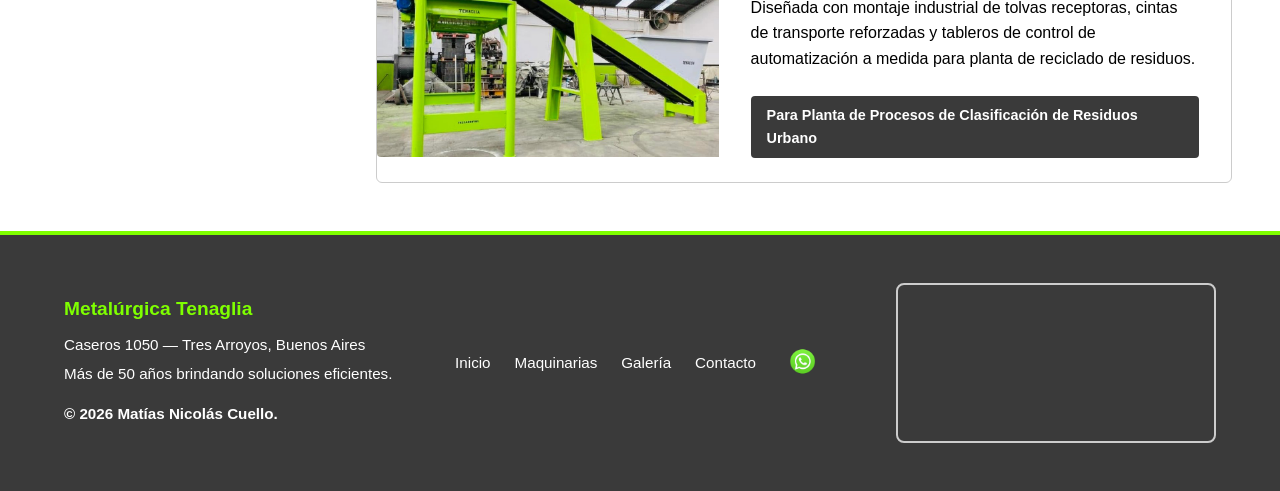
<file: maquinarias.html>
<!DOCTYPE html>
<html lang="es">
<head>

    <!-- Configuración de la codificación de caracteres -->
    <meta charset="utf-8">

    <!-- Configuración de la adaptación a dispositivos móviles -->
    <meta name="viewport" content="width=device-width, initial-scale=1.0">

    <!-- Título de la página -->
    <title>Maquinarias | Metalúrgica Tenaglia</title>

    <!-- Descripción utilizada por buscadores -->
    <meta name="description" content="Catálogo completo de maquinaria pesada para la construcción, el agro y la industria. Diseños robustos de alta producción.">

    <!-- Palabras clave relacionadas con la temática del sitio -->
    <meta name="keywords" content="Metalúrgica Tenaglia, Maquinaria Industrial, Adoquineras Hidráulicas, Bloqueras, Cosechadoras de Turba, Maquinaria Pesada, Automatización Industrial, Agro, Construcción, Tres Arroyos, Argentina">

    <!-- Autor del sitio web -->
    <meta name="author" content="Matías Cuello">

    <!-- Configuración para la indexación por motores de búsqueda -->
    <meta name="robots" content="index, follow">

    <!-- Importamos estilos de letra --> 
    <link rel="preconnect" href="https://fonts.googleapis.com">
    <link rel="preconnect" href="https://fonts.gstatic.com" crossorigin>
    <link href="https://fonts.googleapis.com/css2?family=Bungee&display=swap" rel="stylesheet">

    <!-- Hoja de estilos principal del sitio -->
    <link rel="stylesheet" href="css/estilos5.css">

    <!-- Logo en Google -->
    <link rel="icon" type="image/png" href="img/LogoVerdeFluor.png">

    <!-- Previsualizaciones en buscadores y redes sociales (WhatsApp, Facebook, LinkedIn) -->
    <meta property="og:title" content="Maquinarias | Metalúrgica Tenaglia">
    <meta property="og:description" content="Catálogo completo de maquinaria pesada para la construcción, el agro y la industria.">
    <meta property="og:image" content="https://metalurgicatenaglia.ar/img/LogoGrandeMTF.jpg">
    <meta property="og:url" content="https://metalurgicatenaglia.ar/maquinarias.html">
    <meta property="og:type" content="website">

    <!-- Archivo JavaScript con las funcionalidades del sitio -->
    <script src="js/script.js" defer></script>

</head>

<body id="inicio">

    <!-- Cabecera principal del sitio -->
    <header class="cabecera" id="cabecera-principal">

        <!-- Logotipo con enlace a la página de inicio -->
        <a href="index.html#inicio" class="marca">
            <img src="img/LogoGrandeMTF.jpg" alt="Logo Metalúrgica Tenaglia" class="logo-img">
        </a>

        <!-- Menú principal de navegación -->
        <nav class="navegacion-principal" aria-label="Navegación principal">

            <!-- Lista de enlaces principales del sitio -->
            <ul>
                <li><a href="index.html#inicio">Inicio</a></li>
                <li><a href="maquinarias.html" class="activo">Maquinarias</a></li>
                <li><a href="galeria.html">Galería</a></li>
                <li><a href="contacto.html">Contacto</a></li>
            </ul>

        </nav>

        <!-- Botón para alternar entre el modo claro y oscuro -->
        <button class="boton-tema" onclick="cambiarTema()" title="Cambiar Día/Noche">
            <img src="img/boton1Os.png" alt="Modo Día/Noche">
        </button>

    </header>

    <!-- Banner principal de presentación de la página -->
    <section class="banner-hero" id="banner-principal" aria-labelledby="tit-maquinarias">

        <!-- Título principal de la página -->
        <h1 class="titulo-principal" id="tit-maquinarias">Equipos para la industria y el agro</h1>

        <!-- Descripción introductoria -->
        <p>Soluciones industriales para construcción, producción y procesos.</p>

    </section>

    <!-- Barra lateral con accesos rápidos e información complementaria -->
    <aside class="lateral-info">
        <!-- Título del menú de categorías -->
        <h2>Categorías</h2>

        <!-- Lista de enlaces internos hacia las distintas categorías del catálogo -->
        <ul>
            <li><a href="#construccion">Viales y Construcción</a></li>
            <li><a href="#agro">Línea Agrícola</a></li>
            <li><a href="#procesos">Ingeniería de Procesos</a></li>
        </ul>

        <!-- Sección con información adicional para el cliente -->
        <section class="info-adicional" aria-labelledby="tit-asesoramiento">

            <!-- Título de la información complementaria -->
            <h3 id="tit-asesoramiento">Asesoramiento</h3>

            <!-- Descripción del servicio de asesoramiento técnico -->
            <p>Todos nuestros equipos cuentan con garantía de fábrica y puesta en marcha técnica.</p>

        </section>

    </aside> 
              
    <!-- Contenedor principal que organiza el menú lateral y el catálogo de maquinarias -->
    <main class="contenido-principal">

        <!-- Encabezado de la sección con el isotipo institucional y el título -->
        <header class="encabezado-grilla">

            <!-- Isotipo institucional de la empresa -->
            <figure class="viñeta-logo">
                <img src="img/LogoVerdeFluor.png" alt="Símbolo Tenaglia">
            </figure>

            <!-- Título principal del catálogo -->
            <h2 class="titulo-catalogo">Nuestras maquinarias</h2>

        </header>

        <!-- Categoría correspondiente a maquinarias viales y de construcción -->
        <h3 id="construccion" class="titulo-categoria">Viales y Construcción</h3>

        <!-- Tarjeta correspondiente a la adoquinera hidráulica -->
        <article class="tarjeta-producto">

            <!-- Imagen representativa del producto -->
            <figure class="imagen-producto">
                <img src="img/Bloquera.jpg" alt="Adoquinera Hidráulica Serie 8">
            </figure>

            <!-- Nombre del producto -->
            <h4>Adoquinera hidráulica Serie VIII</h4>

            <!-- Descripción general del producto -->
            <p>Equipo hidráulico de alta presión diseñado para la fabricación continua de bloques de hormigón y adoquines articulados. Optimiza tiempos y asegura uniformidad estructural.</p>

            <!-- Especificación técnica destacada -->
            <span class="especificacion">Capacidad máxima: 700 metros cuadrados diarios</span>

        </article>

        <!-- Categoría correspondiente a la línea agrícola -->
        <h3 id="agro" class="titulo-categoria">Línea Agrícola</h3>

        <!-- Tarjeta correspondiente a la cosechadora de turba -->
        <article class="tarjeta-producto">

            <!-- Imagen representativa del producto -->
            <figure class="imagen-producto">
                <img src="img/Cosechadora.jpg" alt="Cosechadora de Turba">
            </figure>

            <!-- Nombre del producto -->
            <h4 id="tit-cosechadora">Cosechadora de Turba</h4>

            <!-- Descripción general del producto -->
            <p>Maquinaria autopropulsada con sistema de aspirado neumático de alta capacidad. Ideal para grandes extensiones de recolección en terrenos complejos.</p>

            <!-- Especificación técnica destacada -->
            <span class="especificacion">Turbina: 1200 RPM de alta succión</span>

            <!-- Información adicional sobre la certificación del producto -->
            <section class="info-adicional" aria-labelledby="tit-certificacion">

                <!-- Título de la información complementaria -->
                <h5 id="tit-certificacion">Certificación de Calidad</h5>

                <!-- Descripción de las características y certificaciones del producto -->
                <p>Nuestra <strong>Cosechadora</strong> cuenta con un chasis reforzado pero liviano, siendo <em>ideal</em> para terrenos agropecuarios complejos. Todo el proceso de ensamblaje responde a la norma <cite>ISO-9001</cite> de calidad industrial. <mark>¡Garantía extendida por 5 años!</mark></p>

            </section>

        </article>

        <!-- Categoría correspondiente a la ingeniería de procesos industriales -->
        <h3 id="procesos" class="titulo-categoria">Ingeniería de Procesos</h3>

        <!-- Tarjeta correspondiente a la desgarradora de bolsas -->
        <article class="tarjeta-producto">

            <!-- Imagen representativa del producto -->
            <figure class="imagen-producto">
                <img src="img/Robustas2.jpg" alt="Desgarradora de Bolsas">
            </figure>

            <!-- Nombre del producto -->
            <h4>Desgarradora de Bolsas</h4>

            <!-- Descripción general del producto -->
            <p>Diseñada con montaje industrial de tolvas receptoras, cintas de transporte reforzadas y tableros de control de automatización a medida para planta de reciclado de residuos.</p>

            <!-- Especificación técnica destacada -->
            <span class="especificacion">Para Planta de Procesos de Clasificación de Residuos Urbano</span>

        </article>

    </main>

    <!-- Pie de página del sitio -->
    <footer class="pie-pagina" id="pie-principal">

        <!-- Columna 1: Información institucional -->
        <section class="info-empresa">
            <h3>Metalúrgica Tenaglia</h3>
            <p>Caseros 1050 — Tres Arroyos, Buenos Aires</p>
            <p>Más de 50 años brindando soluciones eficientes.</p>
            <p class="firma-autor">&copy; 2026 Matías Nicolás Cuello.</p>
        </section>

        <!-- Columna 2: Navegación -->
        <nav class="navegacion-secundaria" aria-label="Navegación del pie de página">
            <ul>
                <li><a href="index.html#inicio">Inicio</a></li>
                <li><a href="maquinarias.html">Maquinarias</a></li>
                <li><a href="galeria.html">Galería</a></li>
                <li><a href="contacto.html">Contacto</a></li>
                <li>
                    <a href="https://wa.me/5492983415875" class="icono-wa-menu" target="_blank" rel="noopener noreferrer" title="Consultar por WhatsApp">
                        <img src="img/wsp-logo2.png" alt="WhatsApp">
                    </a>
                </li>
            </ul>
        </nav>

        <!-- Columna 3: Mapa -->
        <section class="mapa-footer" aria-label="Ubicación en el mapa">
            <iframe 
                src="https://maps.google.com/maps?q=-38.376783, -60.295919&t=&z=17&ie=UTF8&iwloc=&output=embed" 
                style="border:0;" 
                allowfullscreen="" 
                referrerpolicy="no-referrer-when-downgrade" 
                title="Ubicación de Metalúrgica Tenaglia">
            </iframe>
        </section>

    </footer>

</body>
</html>
</file>
<file: css/estilos5.css>
/* 1. VARIABLES CSS */
:root {
    --color-primario: #7FFF00;
    --color-secundario: #3A3A3A;        
    --color-fondo-base: #FFFFFF;        
    --color-fondo-tarjeta: #F4F4F4;     
    --color-texto-principal: #000000;  
    --color-borde: #CCCCCC;
    --color-contraste-oscuro: #000000;  
}

body.modo-oscuro {
    --color-fondo-tarjeta: #242424; 
    --color-borde: #444444;         
}

/* 2. ESTRUCTURA MACRO */
html, body, header, nav, main, section, article, aside, footer, div, h1, h2, h3, h4, h5, h6, p, ul, li, figure, figcaption, form, fieldset, legend, input, textarea, button, a, span, img { 
    margin: 0;
    padding: 0; 
    box-sizing: border-box; 
}
html, body {
    max-width: 100vw;
    overflow-x: hidden;
}
body {
    font-family: "Arial", "Helvetica", sans-serif;
    background-color: var(--color-fondo-base);
    color: var(--color-texto-principal);
    line-height: 1.6;
    display: grid;
    grid-template-areas:
        "cabecera"
        "banner"
        "cuerpo"
        "pie";
    grid-template-columns: 1fr;
    grid-template-rows: auto auto 1fr auto;
    min-height: 100vh;
}
img {
    max-width: 100%;
    height: auto;
    display: block;
}

/* 3. CLASES DE UTILIDAD */
.firma-autor { 
    margin-top: 1rem;
    font-weight: bold; 
    color: var(--color-primario); 
}

/* 4. CABECERA INSTITUCIONAL */
.cabecera {
    grid-area: cabecera;
    background-color: transparent; 
    color: var(--color-fondo-base);
    padding: 1rem 2rem;
    display: flex;
    justify-content: center;
    align-items: center;           
    position: absolute; 
    top: 0;
    left: 0;
    width: 100%;
    z-index: 999;
    border: none;
}
.logo-img {
    height: 120px;                                   
    width: auto;
    display: block;
    border-radius: 50%;             
    border: 3px solid var(--color-primario); 
    background-color: var(--color-fondo-base);
    transition-property: transform;
    transition-duration: 0.3s;
    margin-right: 3rem;
}
.logo-img:hover {transform: scale(1.05);}
.navegacion-principal ul {display: flex; list-style: none;}
.navegacion-principal li {margin-right: 2rem;}
.navegacion-principal li:last-child {margin-right: 0;}
.navegacion-principal a {
    color: var(--color-fondo-base);
    text-decoration: none;
    font-weight: bold;
    font-size: 1.5rem; 
    padding: 0.5rem 0;
    transition-property: color;
    transition-duration: 0.3s;
}
.navegacion-principal a:hover, .navegacion-principal a:focus, .navegacion-principal a.activo {
    color: var(--color-primario);
    outline: none;
}
.boton-tema {
    background: transparent; 
    border: none;            
    padding: 0;              
    cursor: pointer;
    position: absolute;
    left: 0.5rem;
    top: 0.5rem;  
    transition-property: transform;
    transition-duration: 0.3s;
    display: flex;
    justify-content: center;
    align-items: center;
}
body:not(.layout-macro) .boton-tema { top: 0.5rem; }
.boton-tema:hover, .boton-tema:focus {
    background-color: transparent; 
    transform: scale(1.1);
    outline: none;
}
.boton-tema img {
    width: 55px;  
    height: auto;
    display: block;
    border-radius: 12px; 
    border: 2px solid var(--color-primario); 
    padding: 2px;
    background-color: var(--color-secundario);
}

/* 5. BANNER HERO */
.banner-hero {
    grid-area: banner;
    background-color: transparent;
    background-image: 
        linear-gradient(to right, #1a1a1a 45%, rgba(26, 26, 26, 0.6) 65%, transparent 100%), 
        url('../img/Adoquinera1.jpg'); 
    background-position: right center;
    background-size: cover;
    background-repeat: no-repeat;
    color: var(--color-fondo-base);
    padding: 160px 2rem 5rem 2rem;
    text-align: center;
    display: flex;
    flex-direction: column;
    justify-content: center;
    align-items: center;
    border-bottom: 4px solid var(--color-primario);
    width: 100%; 
}
body.layout-macro .banner-hero .titulo-principal {
    font-family: "Bungee", sans-serif;
    font-size: 4.5rem; 
    line-height: 1.1;
    letter-spacing: 2px;
    margin-bottom: 1.5rem; 
    color: var(--color-fondo-base);
    text-transform: uppercase;
    text-align: center;
    text-shadow: -2px -2px 0 var(--color-contraste-oscuro), 2px -2px 0 var(--color-contraste-oscuro), -2px 2px 0 var(--color-contraste-oscuro), 2px 2px 0 var(--color-contraste-oscuro);
}
body.layout-macro .banner-hero .subtitulo-hero {
    font-family: "Arial", "Helvetica", sans-serif;
    font-size: 2.4rem;
    font-weight: normal; 
    max-width: 800px;
    color: var(--color-primario); 
    margin-bottom: 1.5rem;
    text-align: center;
}
body.layout-macro .banner-hero p {
    font-family: "Arial", "Helvetica", sans-serif; 
    font-size: 1.4rem;
    font-weight: normal; 
    color: var(--color-fondo-base); 
    max-width: 700px; 
    line-height: 1.5; 
    margin-bottom: 1.5rem;
    text-align: center;
}
body:not(.layout-macro) .banner-hero .titulo-principal,
body:not(.layout-macro) .banner-hero p {
    width: 100%;
    max-width: 1200px; 
    text-align: left; 
    margin-left: auto;
    margin-right: auto;
}
body:not(.layout-macro) .banner-hero .titulo-principal {
    font-family: "Bungee", sans-serif;
    font-size: 2.2rem; 
    text-shadow: none; 
    border-left: 5px solid var(--color-primario);
    padding-left: 1rem;
    margin-bottom: 0.5rem;
    text-transform: uppercase;
    color: var(--color-fondo-base);
}
body:not(.layout-macro) .banner-hero p {
    font-family: "Arial", "Helvetica", sans-serif;
    font-size: 1.1rem;
    margin-bottom: 0;
    color: var(--color-fondo-base);
}

/* 6. BOTONES GENERALES */
.boton-accion {
    display: inline-block;
    background-color: var(--color-primario);
    color: var(--color-texto-principal);
    text-decoration: none;
    font-weight: bold;
    padding: 1rem 2rem;
    border-radius: 4px;
    border: 2px solid var(--color-primario);
    transition-property: background-color, color;
    transition-duration: 0.3s;
}
.boton-accion:hover, .boton-accion:focus {
    background-color: var(--color-secundario);
    color: var(--color-primario); 
}
.boton-accion:active {
    background-color: var(--color-texto-principal);
    color: var(--color-fondo-base);
}
.boton-metalico {
    background: transparent;
    border: none;
    padding: 0;
    cursor: pointer;
    display: inline-block;
    transition-property: transform;
    transition-duration: 0.3s;
}
.boton-metalico img {
    width: 100%;
    max-width: 120px;
    height: auto;
    display: block;
    border-radius: 12px; 
    border: 2px solid var(--color-primario); 
    padding: 2px;
    background-color: var(--color-secundario);
}
.boton-metalico:hover, .boton-metalico:focus {
    transform: scale(1.1);
    outline: none;
}

/* 7. LAYOUT INDEX */
.contenido-home {
    grid-area: cuerpo;
    padding: 2rem;
    display: flex;
    flex-direction: column;
    width: 100%;
    max-width: 1200px;
    margin: 0 auto;
}
.contenido-home > section, .contenido-home > h2 { margin-bottom: 4rem; }
.contenido-home > section:last-child {margin-bottom: 0;}
.titulo-seccion {
    font-family: "Arial Black", "Impact", sans-serif;
    font-size: 2rem;
    color: inherit;
    text-transform: uppercase;
    border-left: 5px solid var(--color-primario);
    padding-left: 1rem;
}
.propuesta-valor, .sectores-industriales {
    display: grid;
    grid-template-columns: repeat(3, 1fr);
    gap: 2rem; 
}
.pilar-card, .tarjeta-sector {
    background-color: var(--color-fondo-tarjeta);
    padding: 1.5rem;
    border-radius: 8px;
    border: 1px solid var(--color-borde);
    border-top: 4px solid var(--color-secundario);
    color: inherit; 
}
.tarjeta-sector {
    padding: 0;
    position: relative;
    top: 0;
    transition-property: border-color, top; 
    transition-duration: 0.3s;
}
.tarjeta-sector:hover {
    border-color: var(--color-primario);
    top: -8px; 
}
.tarjeta-sector figure {
    width: 100%;
    border-radius: 4px;
    margin-bottom: 1rem;
}
.imagen-adaptable { width: 100%; height: auto; display: block;}
.tarjeta-sector h3 {
    font-family: "Arial Black", "Impact", sans-serif;
    font-size: 1.2rem;
    margin-bottom: 0.5rem;
    padding: 0 1.5rem;
    color: inherit; 
}
.tarjeta-sector p {
    font-size: 0.95rem;
    color: inherit; 
    margin-bottom: 1rem;
    padding: 0 1.5rem;
}
.enlace-tarjeta {
    font-weight: bold;
    color: inherit; 
    text-decoration: none;
    border-bottom: 2px solid var(--color-primario);
    padding-bottom: 2px;
    margin: 0 1.5rem 1.5rem 1.5rem;
    display: inline-block;
}
.propuesta-valor .encabezado-grilla, 
.sectores-industriales .encabezado-grilla,
.seccion-novedades .encabezado-grilla,
.contenido-principal .encabezado-grilla {
    grid-column: 1 / -1; 
    display: flex;
    align-items: center; 
    gap: 0.8rem; 
    margin-bottom:2rem; 
}
.viñeta-logo {
    width: 45px; 
    height: 45px;
    flex-shrink: 0; 
    display: flex;
    justify-content: center;
    align-items: center;
}
.viñeta-logo img { width: 100%; height: auto; display: block; }
.encabezado-grilla .titulo-seccion,
.encabezado-grilla .titulo-catalogo,
.encabezado-grilla .titulo-formulario {
    border-left: none;
    padding-left: 0;
    margin-bottom: 0; 
}

/* 8. ASIDE LATERAL */
body:not(.layout-macro) {
    display: grid;
    grid-template-columns: 1fr 280px minmax(auto, 920px) 1fr;
    grid-template-rows: auto auto 1fr auto;
    column-gap: 3rem; 
    grid-template-areas:
        "cabecera cabecera cabecera cabecera"
        "banner banner banner banner"
        ". lateral cuerpo ."
        "pie pie pie pie";
}
.lateral-info {
    grid-area: lateral; 
    align-self: start;  
    margin-top: 3rem;    
    margin-bottom: 3rem; 
    background-color: transparent; 
    padding: 1.5rem;
    border: 1px solid var(--color-borde);
    border-radius: 6px;
    color: inherit;
}
.lateral-info > h2 {
    font-family: "Arial Black", "Impact", sans-serif;
    font-size: 1.3rem;
    color: inherit; 
    border-bottom: 2px solid var(--color-primario); 
    padding-bottom: 0.5rem;
    margin-bottom: 1.5rem;
}
.info-adicional h3 { 
    font-size: 1.1rem;
    margin-bottom: 0.5rem; 
    color: inherit;
    font-family: "Arial", "Helvetica", sans-serif; 
    font-weight: bold;
}
.lateral-info ul { list-style: none; margin-bottom: 2.5rem;}
.lateral-info li { margin-bottom: 1.2rem;}
.lateral-info a { 
    color: inherit; 
    text-decoration: none;
    font-weight: bold; 
    font-family: "Arial", "Helvetica", sans-serif;
}
.lateral-info a:hover {color: var(--color-primario);}
.info-adicional {margin-top: 1rem;}
.info-adicional p { 
    font-size: 0.95rem; 
    color: inherit;
    line-height: 1.5;
    opacity: 0.8; 
}

/* 9. MAQUETACIÓN: MAQUINARIAS */
.contenido-principal {
    grid-area: cuerpo; 
    display: flex;
    flex-direction: column;
    margin-top: 3rem;   
    margin-bottom: 3rem; 
}
.contenido-principal > article,
.contenido-principal > h2,
.contenido-principal > h3,
.contenido-principal > section { margin-bottom: 3rem; }
.contenido-principal > article:last-child,
.contenido-principal > section:last-child { margin-bottom: 0; }
.titulo-catalogo {
    font-family: "Arial Black", "Impact", sans-serif;
    font-size: 1.8rem;
    text-align: center;
    margin-bottom: 1rem;
    color: inherit;
    text-transform: uppercase;
}
.titulo-categoria {
    font-family: "Arial Black", "Impact", sans-serif;
    font-size: 1.8rem;
    color: inherit; 
    border-left: 5px solid var(--color-primario);
    padding-left: 1rem;
}
.tarjeta-producto {
    display: grid;
    grid-template-columns: 40% 60%;
    background-color: transparent;
    border: 1px solid var(--color-borde);
    border-radius: 6px;
    color: inherit; 
}
.imagen-producto {
    grid-column: 1 / 2;
    grid-row: 1 / 6; 
    width: 100%;
    display: flex;
    align-items: center; 
}
.imagen-producto img {
    width: 100%;
    height: auto; 
    display: block;
    border-radius: 4px 0 0 4px; 
}
.tarjeta-producto > h4, .tarjeta-producto > p, .tarjeta-producto > span, .tarjeta-producto > section { grid-column: 2 / 3; }
.tarjeta-producto > h4 {
    padding: 2rem 2rem 0 2rem;
    margin-bottom: 0.5rem;
    font-family: "Arial Black", "Impact", sans-serif;
    font-size: 1.4rem;
}
.tarjeta-producto > p {
    padding: 0 2rem;
    margin-bottom: 1.5rem;
    color: inherit; 
}
.tarjeta-producto > span.especificacion {
    margin: 0 2rem 1.5rem 2rem;
    align-self: start; 
    display: inline-block;
    background-color: var(--color-secundario);
    color: var(--color-fondo-base);
    padding: 0.5rem 1rem;
    border-radius: 4px;
    font-weight: bold;
    font-size: 0.9rem;
}
.tarjeta-producto > section.info-adicional {
    margin: 0 2rem 2rem 2rem;
    padding: 1rem;
    background-color: transparent; 
    border-left: 4px solid var(--color-primario);
    border-radius: 4px;
    color: inherit;
}
.tarjeta-producto > section.info-adicional h5 {
    font-family: "Arial Black", "Impact", sans-serif;
    font-size: 1.2rem;
    margin-bottom: 0.5rem;
}
.tarjeta-producto > section.info-adicional p {margin-bottom: 0;}
.tarjeta-producto > section.info-adicional mark {
    background-color: transparent;
    color: inherit;                
    border-bottom: 2px solid var(--color-primario);
    font-weight: bold;
}

/* 10. MAQUETACIÓN: PÁGINA GALERÍA */
.grilla-galeria {
    display: grid;
    grid-template-columns: repeat(auto-fill, minmax(300px, 1fr));
    gap: 2rem; 
}
.card-galeria {
    position: relative;
    border-radius: 20px; 
    border: 1px solid var(--color-borde); 
    background-color: transparent;
    overflow: hidden;
}
.card-galeria img {
    width: 100%;
    height: auto;
    display: block;
    border-radius: 18px; 
    opacity: 1;
    transition-property: opacity;
    transition-duration: 0.4s;
}
.card-galeria:hover img {opacity: 0.4;}
.capa-informacion {
    position: absolute;
    bottom: -15px;
    left: 0;
    width: 100%;
    height: 100%;
    background: linear-gradient(to top, rgba(0,0,0,0.95) 0%, rgba(0,0,0,0.5) 60%, transparent 100%); 
    color: #FFFFFF; 
    padding: 2rem 1.5rem;
    display: flex;
    flex-direction: column;
    justify-content: flex-end;
    opacity: 0;
    transition-property: opacity, bottom;
    transition-duration: 0.4s;
}
.capa-informacion h3 {
    font-family: "Arial Black", "Impact", sans-serif;
    font-size: 1.2rem;
    color: var(--color-primario);
    margin-bottom: 0.5rem; 
}
.capa-informacion p {
    font-family: "Arial", "Helvetica", sans-serif;
    font-size: 0.95rem;
    color: #FFFFFF; 
    line-height: 1.4;
}
.card-galeria:hover .capa-informacion {
    opacity: 1;
    bottom: 0; 
}

/* 11. MAQUETACIÓN: FORMULARIO DE CONTACTO */
.titulo-formulario {
    font-family: "Arial Black", "Impact", sans-serif;
    font-size: 1.8rem;
    text-align: center;
    margin-bottom: 2rem;
    color: inherit;
    text-transform: uppercase;
}
.formulario-industrial {
    background-color: transparent;
    border: 1px solid var(--color-borde);
    padding: 3rem 2rem;
    border-radius: 15px;
    color: inherit;
    max-width: 650px;  
}
.formulario-industrial fieldset { 
    border: 2px solid var(--color-primario);
    border-radius: 10px;
    padding: 20px;
    background-color: transparent; 
}
.formulario-industrial legend {
    font-family: "Arial Black", "Impact", sans-serif;
    font-size: 1.1rem;
    text-transform: uppercase;
    color: inherit; 
    border-left: 5px solid var(--color-primario); 
    padding-left: 1rem;
}
.campo-formulario { 
    margin-bottom: 1.5rem; 
    display: flex; 
    flex-direction: column;
}
.campo-formulario label { 
    font-weight: bold; 
    margin-bottom: 0.5rem; 
    color: inherit;
}
.campo-formulario input, .campo-formulario textarea, .campo-formulario select {
    padding: 12px;
    border: 1px solid var(--color-borde);
    border-radius: 8px;
    font-family: inherit;
    font-size: 1rem;
    color: inherit; 
    background-color: transparent;
    transition: border-color 0.3s, background-color 0.3s;
    width: 100%; 
}
.campo-formulario input:focus, .campo-formulario textarea:focus, .campo-formulario select:focus {
    border-color: var(--color-primario);
    background-color: transparent;
    outline: none;
}
.campo-formulario select option {
    background-color: var(--color-fondo-base);
    color: var(--color-texto-principal);
}
.ayuda-texto { 
    font-size: 0.85rem;
    color: inherit; 
    margin-top: 0.3rem; 
    opacity: 0.8;
}
.campo-centrado {
    align-items: center;  
    text-align: center;  
    margin-top: 1rem;    
}
.boton-enviar {
    background-color: var(--color-secundario);
    color: var(--color-fondo-base);
    font-family: "Arial Black", "Impact", sans-serif;
    border: none;
    padding: 15px 30px;
    font-size: 1.1rem;
    border-radius: 30px;
    text-transform: uppercase;
    cursor: pointer;
    transition: opacity 0.3s;
}
.boton-enviar:hover, .boton-enviar:focus { 
    opacity: 0.8;
    outline: none; 
}
.boton-enviar:active { 
    background-color: var(--color-contraste-oscuro);
    color: var(--color-fondo-base); 
}

/* Botón de imágen de WhatsApp (Arreglado sin atajos) */
.boton-img-wa {
    background-color: transparent;
    border: none;
    padding: 0;
    cursor: pointer;
    display: inline-flex;
    margin: 1rem auto 0 auto; 
    transition: transform 0.3s ease, filter 0.3s ease;
}
.boton-img-wa img {
    width: 100%;
    max-width: 65px; 
    height: auto;
    display: block;
}
.boton-img-wa:hover, 
.boton-img-wa:focus {
    transform: scale(1.05) translateY(-3px); 
    filter: brightness(1.1); 
    outline: none;
}
.boton-img-wa:active {
    transform: scale(0.95); 
}

/* 12. PIE DE PÁGINA INSTITUCIONAL (Con Mapa en 3 Columnas) */
.pie-pagina {
    grid-area: pie;
    background-color: var(--color-secundario);
    color: var(--color-fondo-base);
    padding: 3rem 4rem;
    display: grid;
    /* Las 3 columnas perfectamente equilibradas */
    grid-template-columns: 1fr auto 1fr;
    gap: 3rem;
    align-items: center;
    border-top: 4px solid var(--color-primario);
}
.info-empresa h3 { 
    font-family: "Arial Black", "Impact", sans-serif; 
    font-size: 1.2rem;
    margin-bottom: 0.5rem; 
    color: var(--color-primario); 
}
.info-empresa p { 
    font-size: 0.95rem;
    color: var(--color-fondo-base); 
    margin-bottom: 0.3rem;
}
.navegacion-secundaria ul { 
    display: flex; 
    list-style: none;
    align-items: center;
    flex-wrap: wrap;
    justify-content: center;
    gap: 1.5rem;
}
.navegacion-secundaria a { 
    color: var(--color-fondo-base); 
    text-decoration: none;
    font-size: 0.95rem;
    transition: color 0.3s;
}
.icono-wa-menu img {
    width: 45px; 
    height: auto;
    display: block;
    transition: transform 0.3s, filter 0.3s;
}
.icono-wa-menu:hover img {
    transform: scale(1.1) translateY(-4px); 
    filter: brightness(1.15);
}
.navegacion-secundaria a:hover { 
    color: var(--color-primario);
}

/* El mapa de Google Maps a la derecha */
.mapa-footer {
    width: 100%;
    max-width: 320px; 
    height: 160px;    
    border-radius: 8px;
    overflow: hidden;
    border: 2px solid var(--color-borde);
    margin-left: auto; 
}
.mapa-footer iframe {
    width: 100%;
    height: 100%;
    display: block;
}

/* 13. VENTANA MODAL (SELECTOR DE PRESUPUESTO) */
.modal-pantalla {
    position: fixed;
    top: 0;
    left: 0;
    width: 100%;
    height: 100%;
    background-color: rgba(17, 24, 39, 0.8);
    display: flex;
    justify-content: center;
    align-items: center;
    z-index: 10000;
    opacity: 0;
    pointer-events: none;
    transition: opacity 0.3s ease;
}
.modal-pantalla.activo {
    opacity: 1;
    pointer-events: auto;
}
.modal-tarjeta {
    background-color: #1F2937;
    border: 1px solid #374151;
    padding: 2.5rem;
    border-radius: 4px;
    width: 90%;
    max-width: 450px;
    position: relative;
    box-shadow: 0 10px 25px rgba(0, 0, 0, 0.5);
    text-align: center;
}
.modal-cerrar {
    position: absolute;
    top: 1rem;
    right: 1.2rem;
    background: none;
    border: none;
    color: #9CA3AF;
    font-size: 2rem;
    cursor: pointer;
    line-height: 1;
    transition: color 0.2s ease;
}
.modal-cerrar:hover { color: #F3F4F6; }
.modal-titulo {
    font-size: 1.4rem;
    color: #FFFFFF;
    margin-bottom: 0.5rem;
}
.modal-descripcion {
    color: #9CA3AF;
    font-size: 0.95rem;
    margin-bottom: 2rem;
}
.modal-opciones {
    display: flex;
    flex-direction: column;
    gap: 1rem;
}
.opcion-enlace {
    display: block;
    padding: 1rem;
    text-decoration: none;
    font-weight: 600;
    border-radius: 4px;
    transition: background-color 0.2s ease, transform 0.1s ease;
}
.opcion-enlace.whatsapp {
    background-color: #25D366;
    color: #FFFFFF;
}
.opcion-enlace.whatsapp:hover { background-color: #20BA56; }
.opcion-enlace.wsp {
    background-color: transparent;
    color: #F3F4F6;
    border: 1px solid #4B5563;
}
.opcion-enlace.wsp:hover { background-color: #374151; }

/* 14. SECCIÓN NOVEDADES (Centrada de nuevo) */
.seccion-novedades {
    margin-bottom: 4rem;
}
.tarjeta-novedad {
    max-width: 750px;
    margin: 0 auto; 
    display: block; 
}
.tarjeta-novedad .contenedor-video {
    width: 100%;
    aspect-ratio: 16 / 9;
    border-radius: 4px 4px 0 0; 
    overflow: hidden;
    margin-bottom: 1.5rem;
    background-color: var(--color-secundario);
    border-bottom: 2px solid var(--color-secundario);
}
.tarjeta-novedad .contenedor-video iframe {
    width: 100%;
    height: 100%;
    border: none;
    display: block;
}
.tarjeta-novedad h3 { font-size: 1.4rem; }
.etiqueta-maquina {
    display: inline-block;
    background-color: var(--color-secundario);
    color: var(--color-primario);
    padding: 0.1rem 0.5rem;
    border-radius: 4px;
    font-weight: bold;
}

/* 15. DISEÑO RESPONSIVO (Media Queries) */
@media (max-width: 900px) {
    .propuesta-valor, .sectores-industriales { 
        grid-template-columns: 1fr;
        gap: 1.5rem;
    }
    .propuesta-valor .titulo-seccion, .sectores-industriales .titulo-seccion,
    .propuesta-valor .encabezado-grilla, .sectores-industriales .encabezado-grilla {
        grid-column: auto;
    }
    body:not(.layout-macro) {
        grid-template-columns: 1fr;
        grid-template-areas: "cabecera" "banner" "lateral" "cuerpo" "pie";
    } 
    .tarjeta-producto {grid-template-columns: 1fr;} 
    .imagen-producto { grid-column: 1 / 2; grid-row: 1 / 2; }
    .imagen-producto img {border-radius: 4px 4px 0 0;}
    .tarjeta-producto > h4, .tarjeta-producto > p, .tarjeta-producto > span, .tarjeta-producto > section { grid-column: 1 / 2; }
    .grilla-galeria {grid-template-columns: 1fr;}
}

@media (max-width: 768px) {
    .cabecera, body.layout-macro .cabecera, body.layout-macro.modo-oscuro .cabecera, body.layout-macro.modo-claro .cabecera {
        flex-direction: column;
        padding: 2rem 1rem;
        position: absolute; 
        background-color: transparent; 
        width: 100%;
        z-index: 999;
    }
    .cabecera .logo-img {
        width: 100px;  
        height: 100px; 
        flex-shrink: 0; 
        margin-right: 0;
        margin-bottom: 1.5rem;
    }
    .navegacion-principal ul {
        flex-direction: column;
        align-items: center;
        padding: 0;
        gap: 1.5rem; 
    }
    .navegacion-principal li { margin-right: 0; margin-bottom: 0; }
    .navegacion-principal a { font-size: 1.2rem; }
    .boton-tema, body:not(.layout-macro) .boton-tema {
        position: relative;
        left: auto; right: auto; top: auto; 
        margin-top: 1rem; margin-bottom: 1rem; 
    }
    .boton-tema img { width: 45px; border-radius: 8px; }
    .banner-hero, body.layout-macro .banner-hero, body.layout-macro.modo-oscuro .banner-hero, body.layout-macro.modo-claro .banner-hero {
        padding-top: 440px; 
        padding-bottom: 3rem;
    }
    body.layout-macro .banner-hero .titulo-principal {
        font-size: 2.2rem; 
        margin-bottom: 1rem;
        letter-spacing: normal;
        overflow-wrap: break-word; 
    }
    body.layout-macro .banner-hero .subtitulo-hero {
        font-size: 1.3rem;
        overflow-wrap: break-word;
    }
    body.layout-macro .banner-hero p { font-size: 1.05rem; }
    body:not(.layout-macro) .banner-hero .titulo-principal {
        font-size: 1.6rem;
        text-align: center; 
        border-left: none; 
        border-bottom: 3px solid var(--color-primario); 
        padding-left: 0;
        padding-bottom: 0.5rem;
        overflow-wrap: break-word; 
    }
    body:not(.layout-macro) .banner-hero p {
        text-align: center;
        font-size: 1rem;
    }
    .boton-accion { width: 100%; box-sizing: border-box; padding: 1rem; font-size: 0.95rem; }
    .contenido-home {padding: 1.5rem 1rem;}
    .titulo-seccion { font-size: 1.3rem; overflow-wrap: break-word; }
    .pilar-card h3, .tarjeta-sector h3 { font-size: 1.1rem; overflow-wrap: break-word; }
    
    /* Reorganización vertical del pie de página */
    .pie-pagina { 
        grid-template-columns: 1fr;
        text-align: center;
        gap: 2rem;
        padding: 2.5rem 1rem;
    }
    .mapa-footer {
        margin: 0 auto; 
    }
    
    .tarjeta-novedad h3 { font-size: 1.2rem; }
}
</file>
